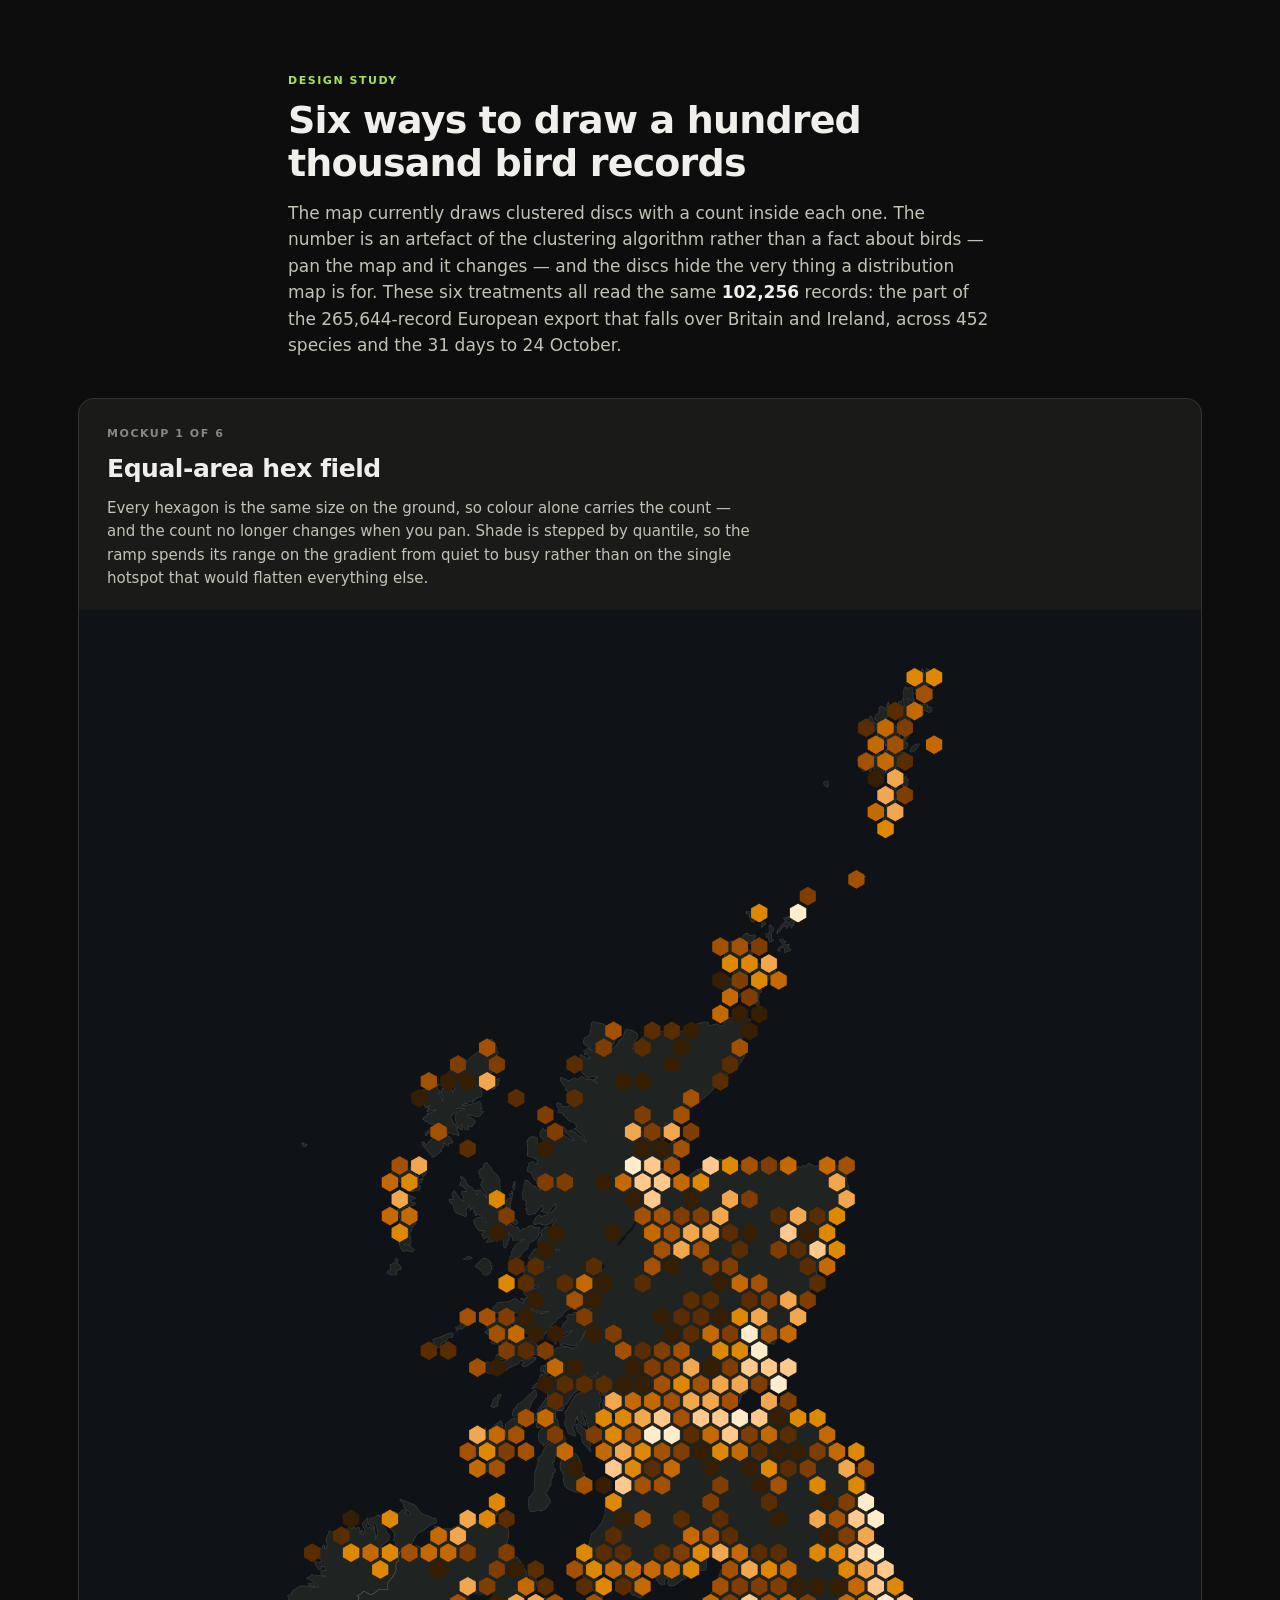
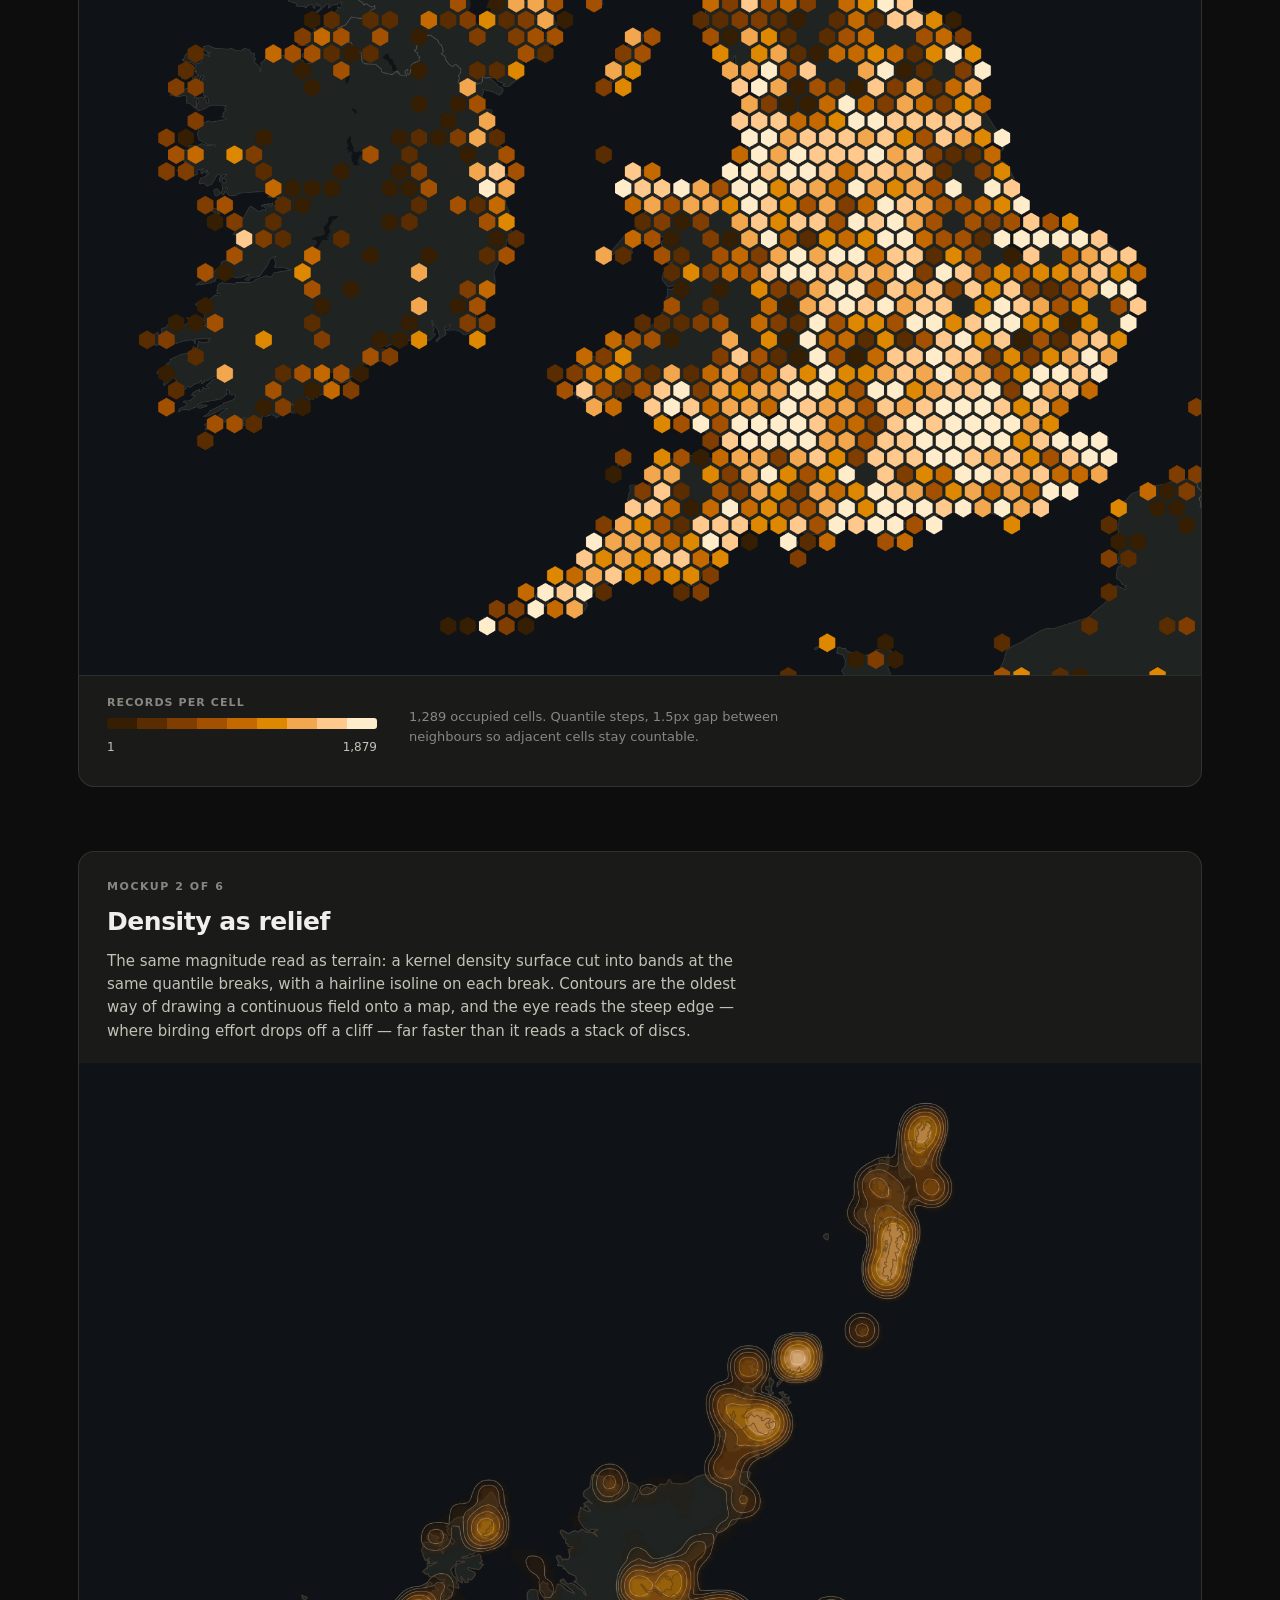
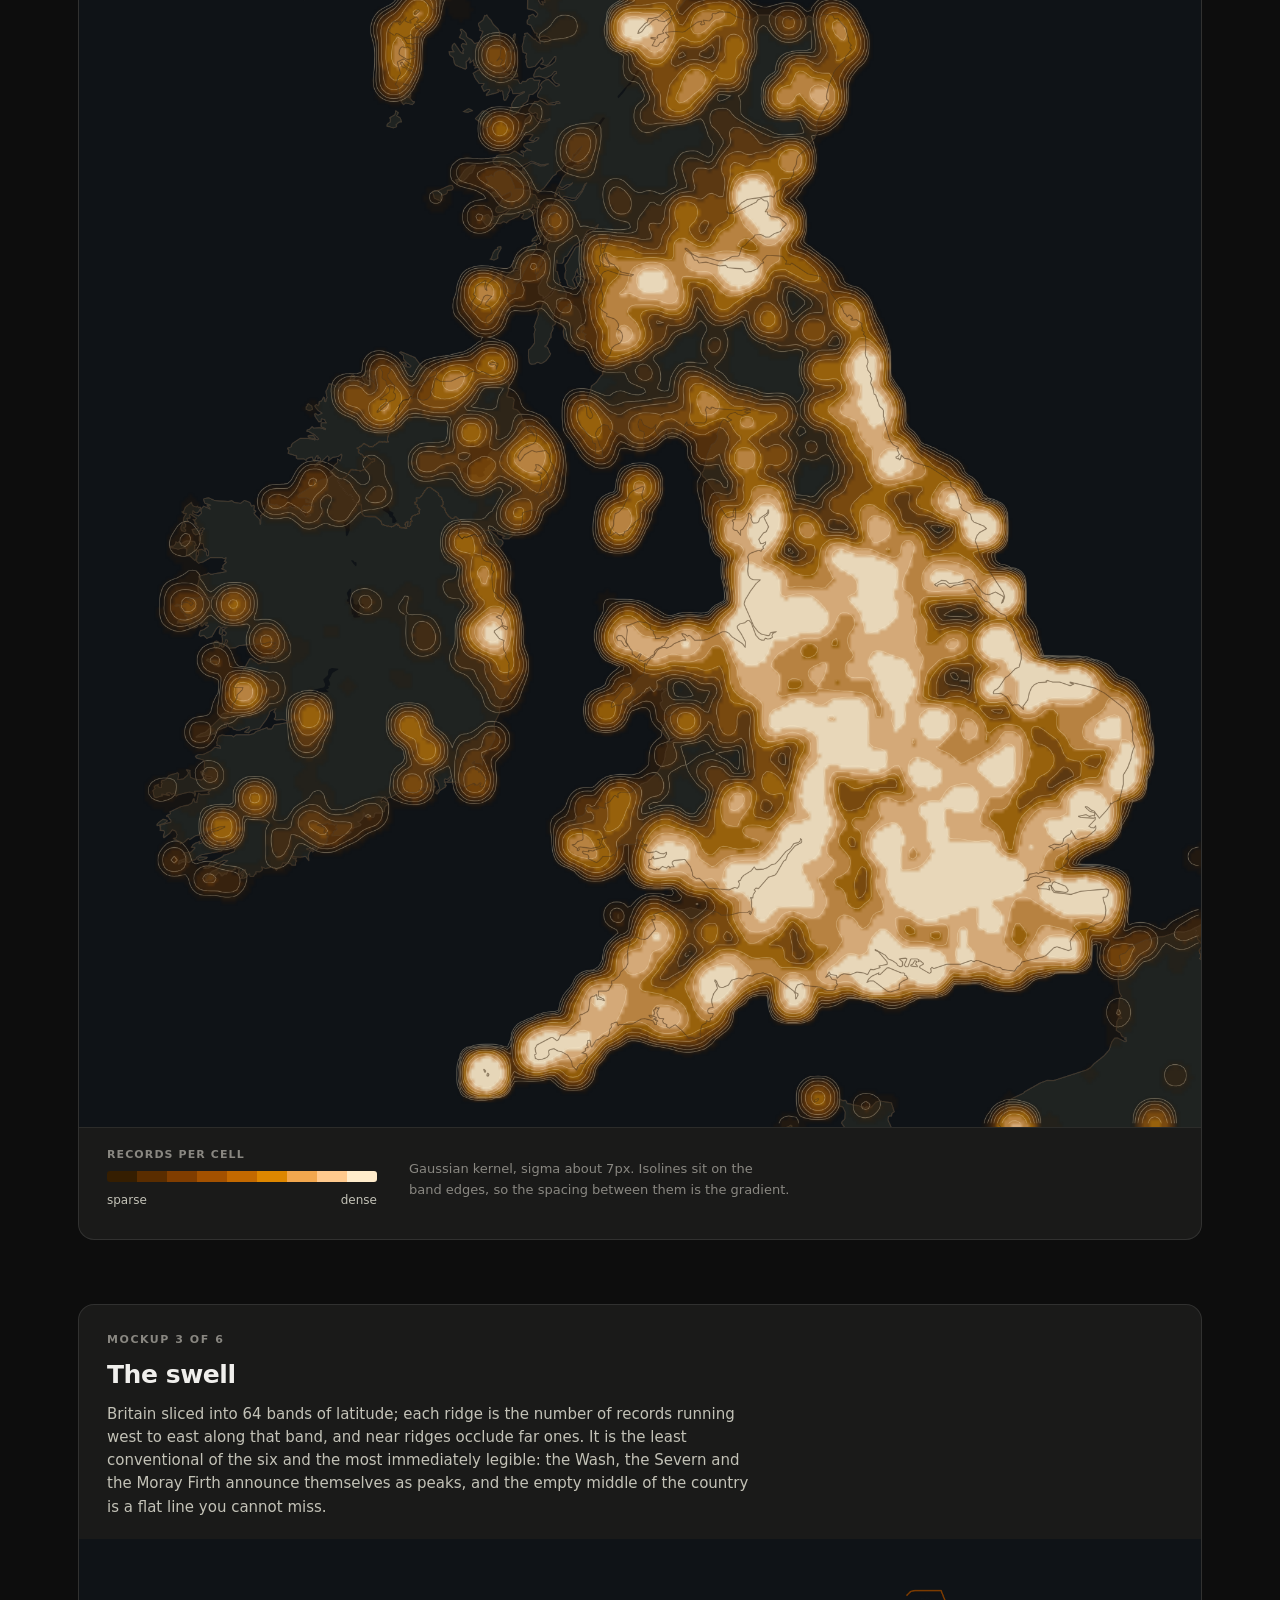
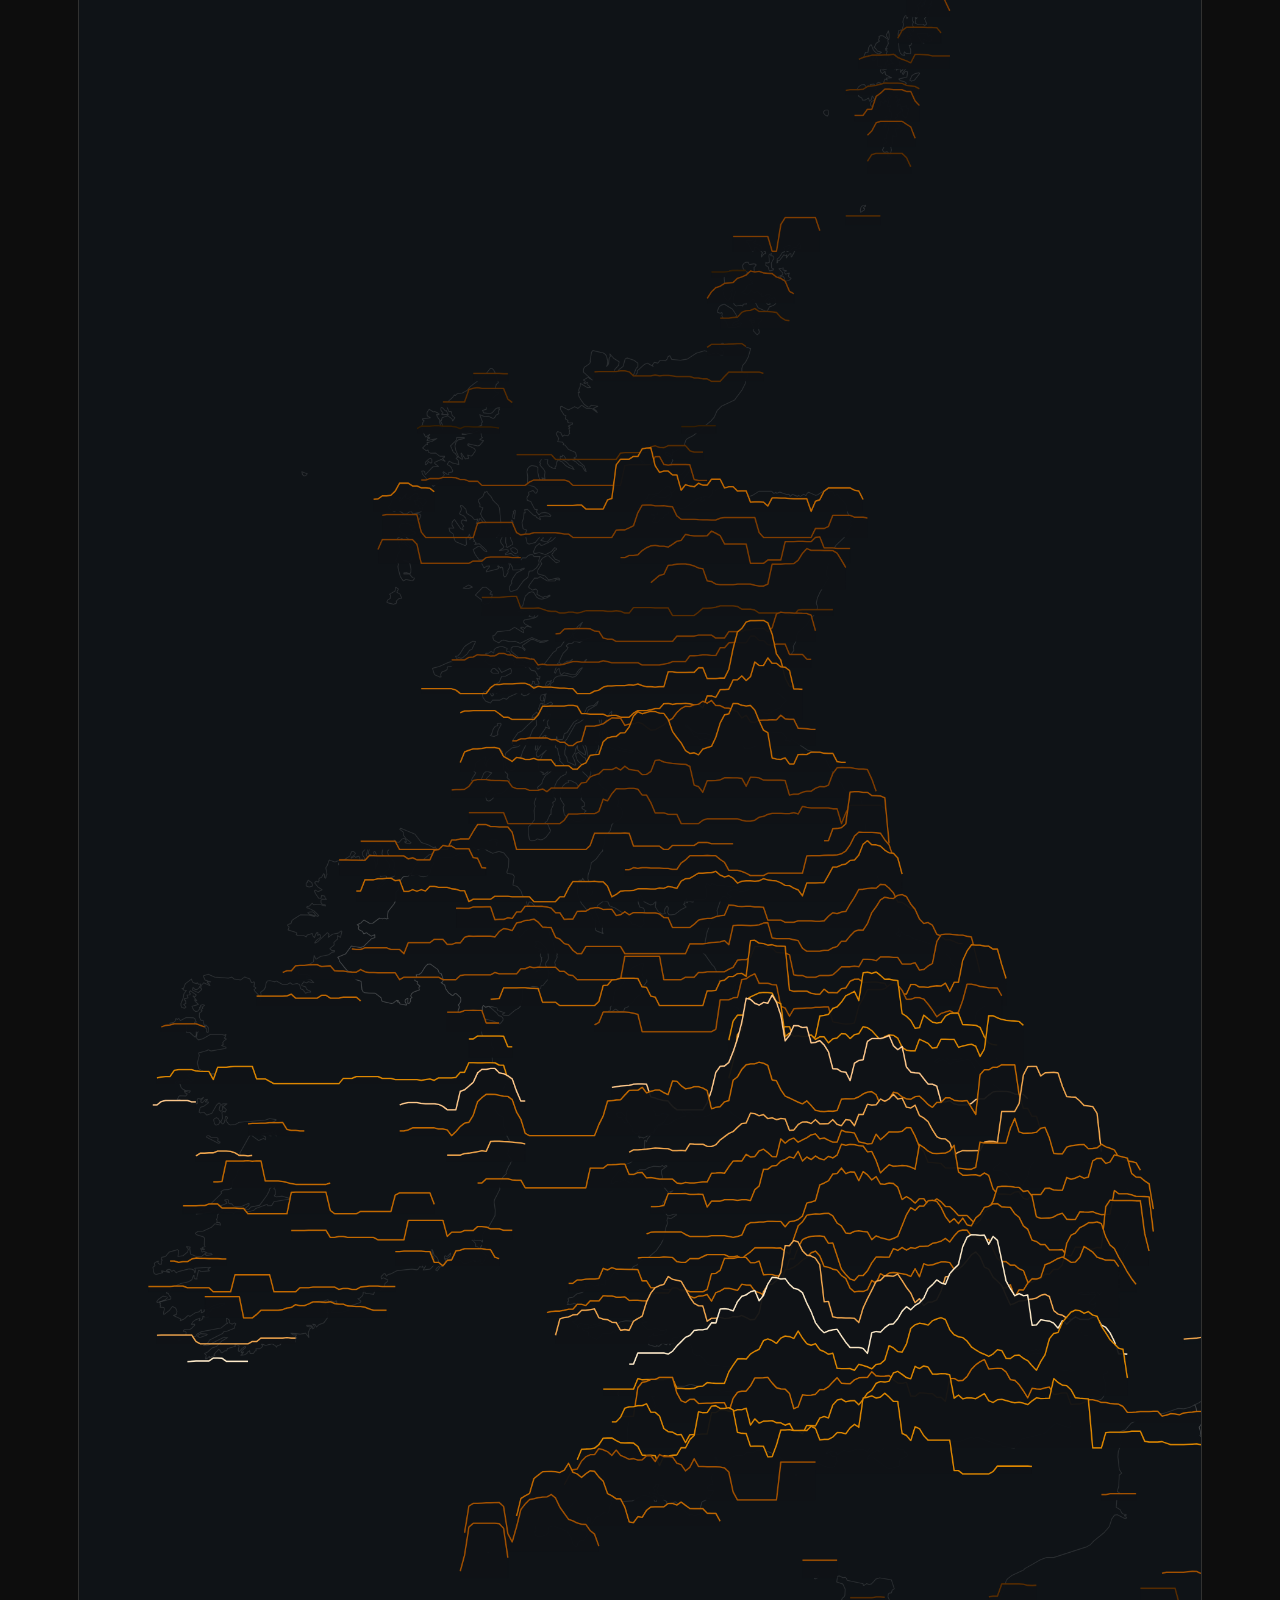
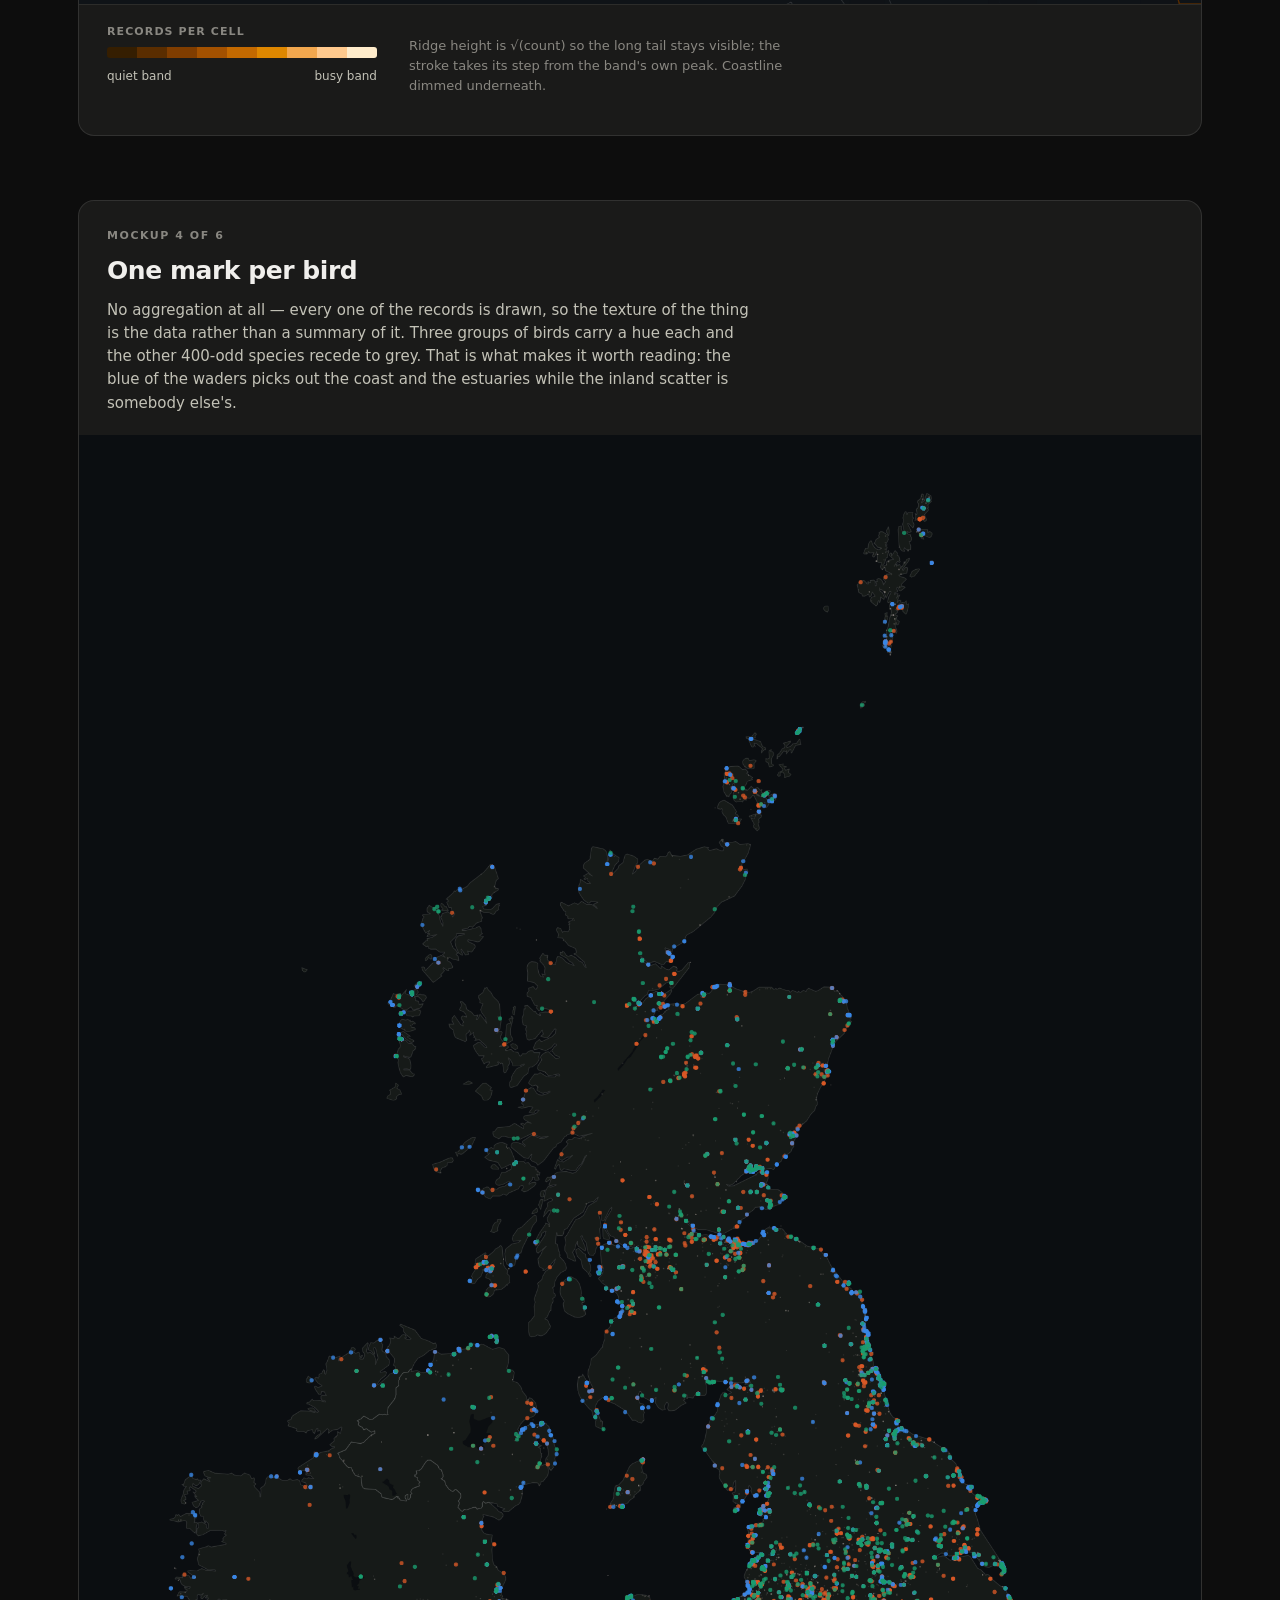
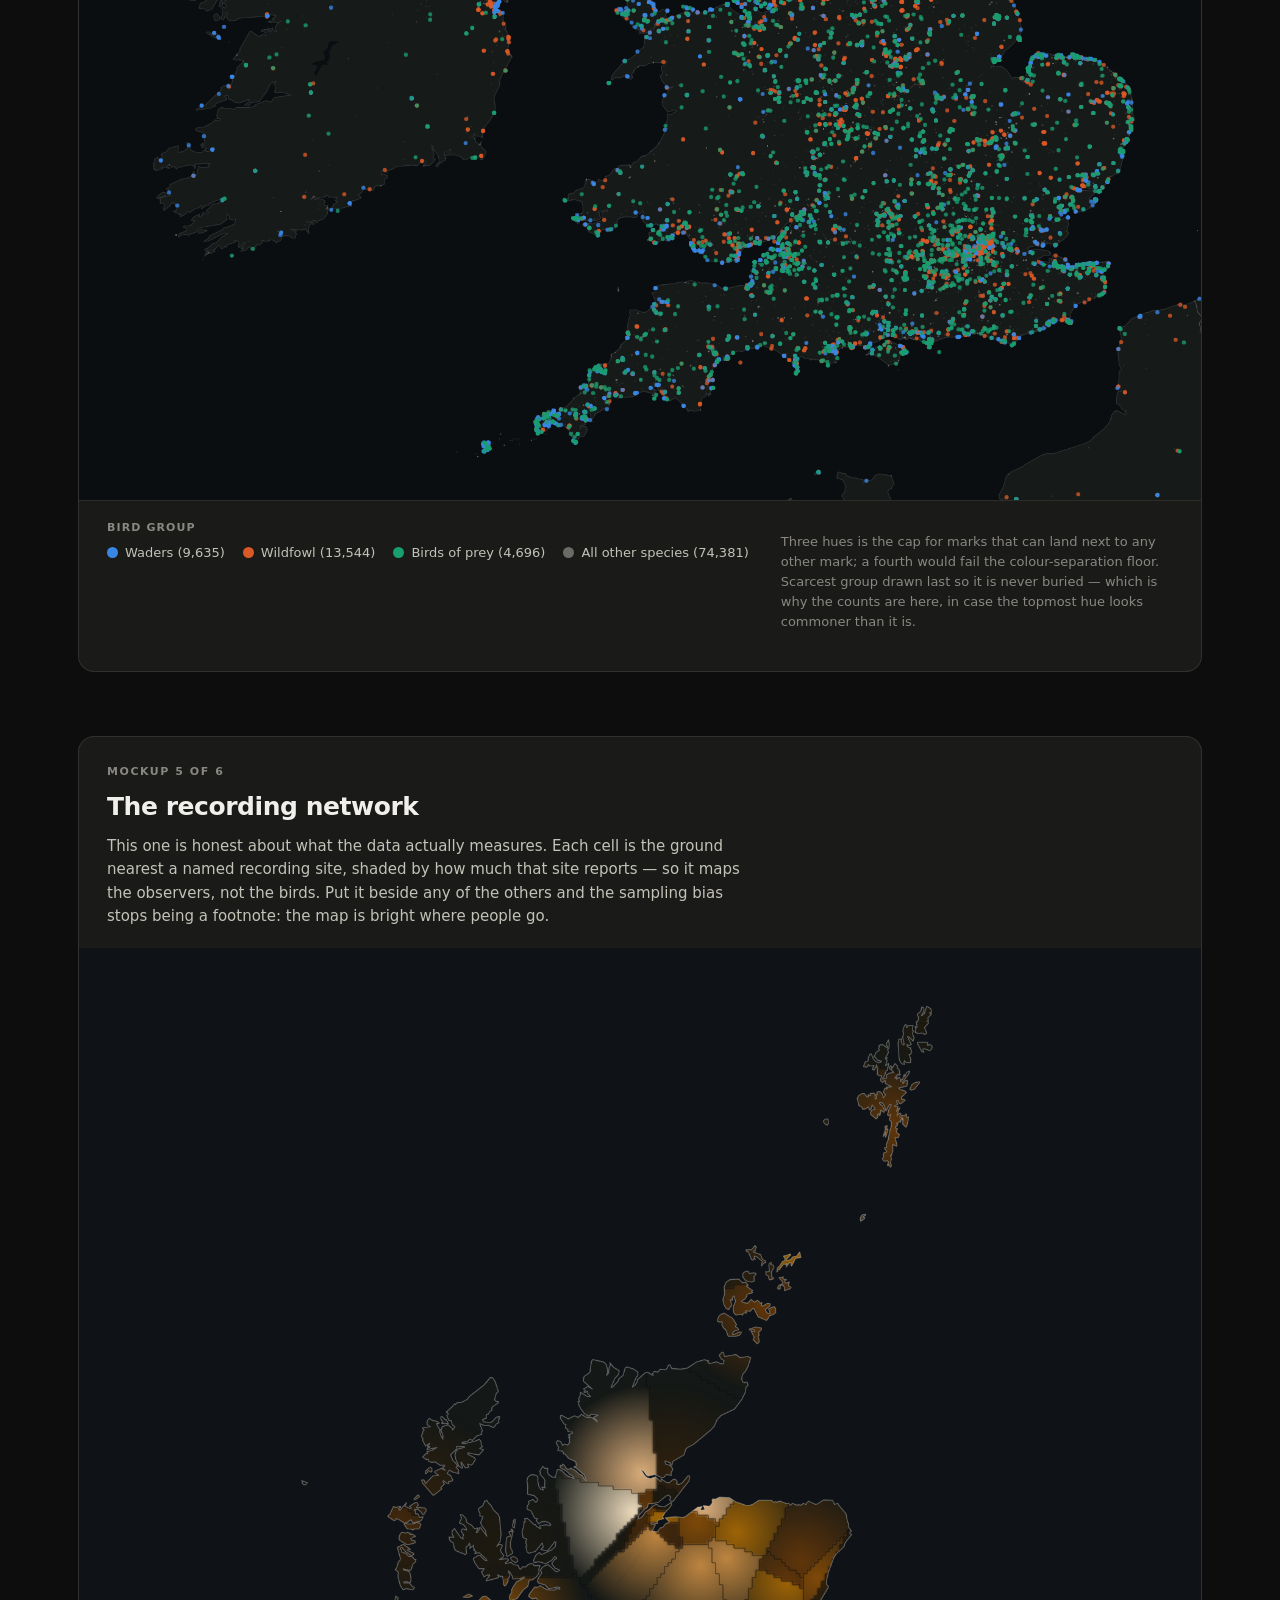
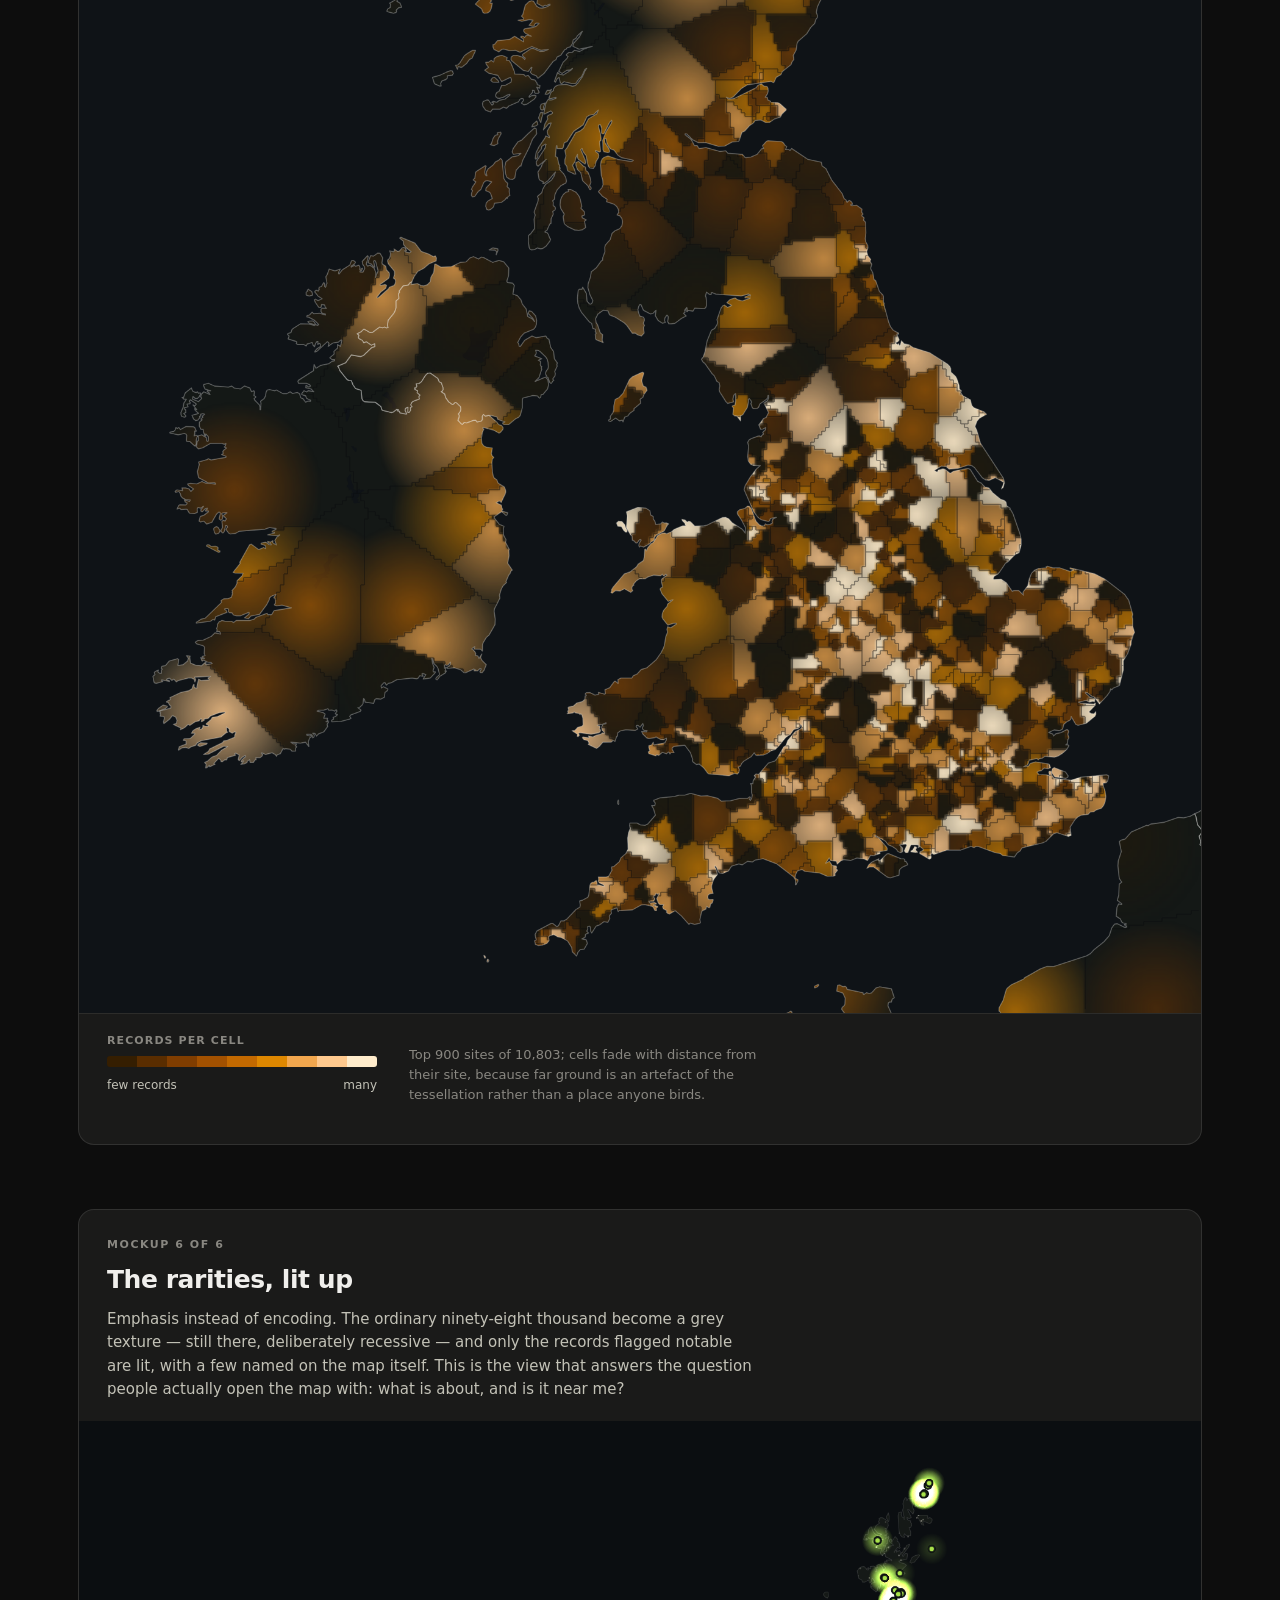
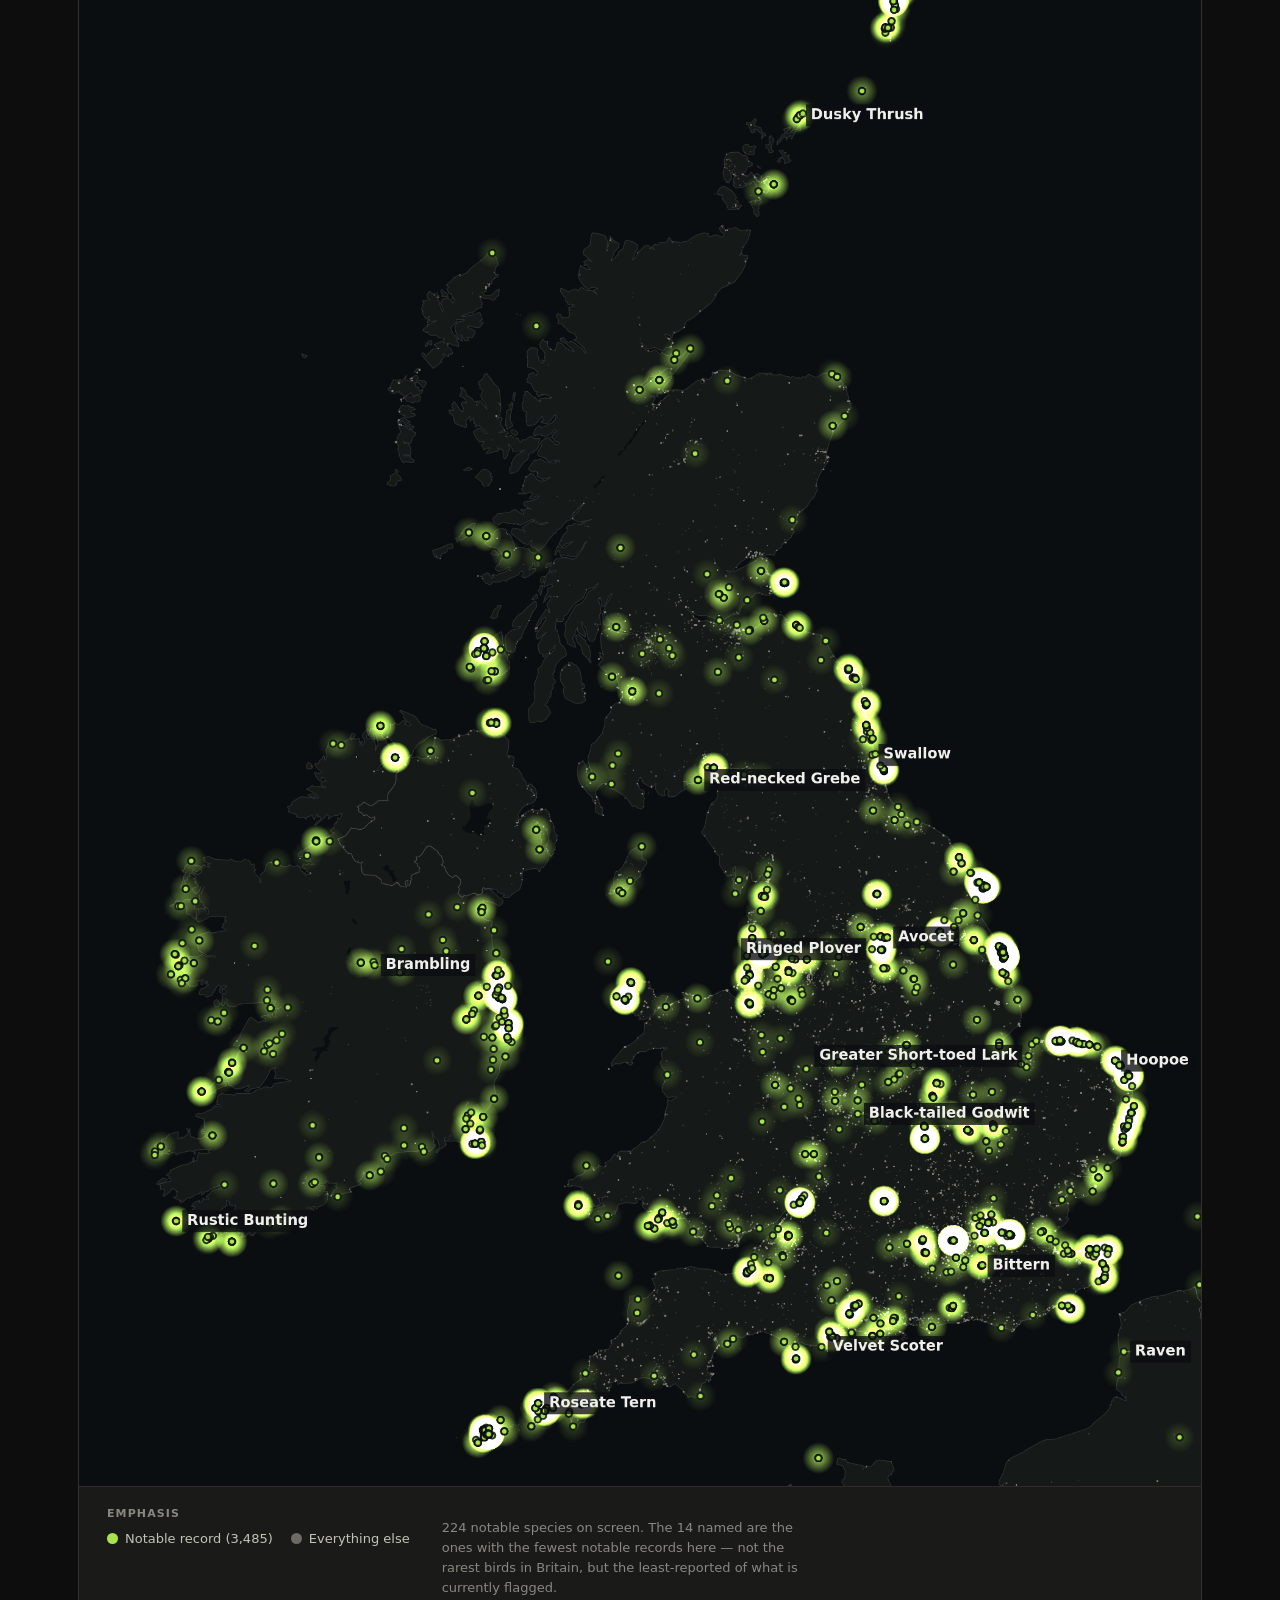
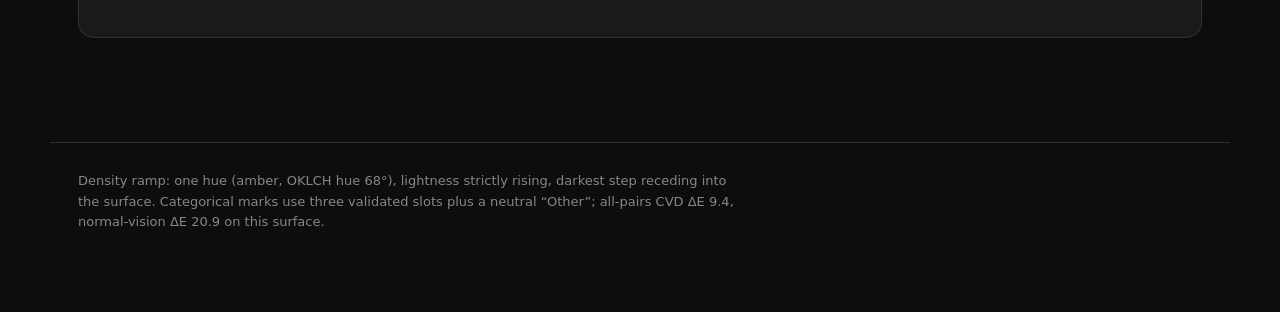
<file: mockups/index.html>
<!doctype html>
<html lang="en" data-theme="dark">
<head>
<meta charset="utf-8">
<meta name="viewport" content="width=device-width, initial-scale=1">
<title>UK Bird Map — ways of showing 265,644 records</title>
<link rel="stylesheet" href="mockups.css">
</head>
<body class="viz-root">

<header id="intro">
  <p class="eyebrow">Design study</p>
  <h1>Six ways to draw a hundred thousand bird records</h1>
  <p class="lede">
    The map currently draws clustered discs with a count inside each one. The
    number is an artefact of the clustering algorithm rather than a fact about
    birds — pan the map and it changes — and the discs hide the very thing a
    distribution map is for. These six treatments all read the same
    <strong id="n-recs">—</strong> records: the part of the 265,644-record
    European export that falls over Britain and Ireland, across 452 species and
    the 31 days to 24 October.
  </p>
</header>

<main id="gallery"></main>

<footer>
  <p>Density ramp: one hue (amber, OKLCH hue 68°), lightness strictly rising,
     darkest step receding into the surface. Categorical marks use three
     validated slots plus a neutral “Other”; all-pairs CVD ΔE 9.4, normal-vision
     ΔE 20.9 on this surface.</p>
</footer>

<script src="mockups.js"></script>
</body>
</html>
</file>
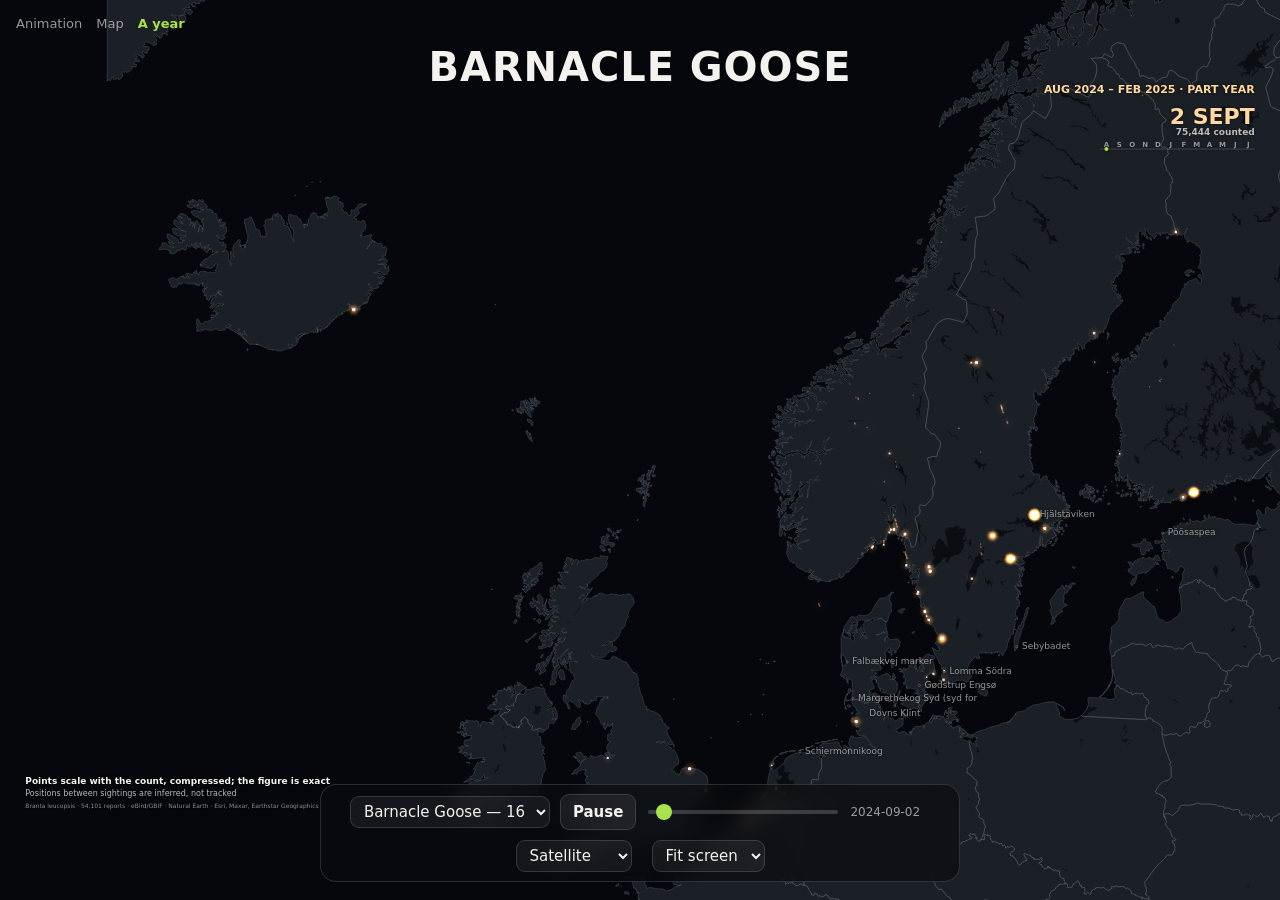
<file: migration.html>
<!doctype html>
<html lang="en" data-theme="dark">
<head>
<meta charset="utf-8">
<meta name="viewport" content="width=device-width, initial-scale=1">
<title>One year of migration</title>
<style>
  :root { color-scheme: dark; }
  * { box-sizing: border-box; }
  body {
    /* The animation view's own tokens, so the two pages are plainly the same
       piece of software - the control bar here had drifted into generic grey
       while the map beside it was lime and amber on satellite. */
    --accent: #a9e34b;
    --ink: #f4f2ee;
    --panel: rgba(10, 12, 16, .72);
    --hair: rgba(255, 255, 255, .14);
    margin: 0; background: #07090c; color: var(--ink); overflow: hidden;
    font: 15px/1.5 system-ui, -apple-system, "Segoe UI", sans-serif;
    -webkit-font-smoothing: antialiased;
  }
  #stage { position: fixed; inset: 0; display: grid; place-items: center; }
  #frame { position: relative; box-shadow: 0 24px 80px rgba(0,0,0,.6); }
  /* Filling the screen is the normal case; a fixed export shape is the
     special one. Letterboxing a phone to 4:5 wasted half the display. */
  body.fit #frame { box-shadow: none; }
  canvas { display: block; touch-action: none; }

  #bar {
    position: fixed; left: 50%; bottom: 18px; transform: translateX(-50%);
    display: flex; align-items: center; gap: 10px; z-index: 20;
    /* It used to be a single rigid row and ran off both edges of a phone. */
    flex-wrap: wrap; justify-content: center;
    max-width: calc(100vw - 20px);
    padding: 9px 14px; border-radius: 16px;
    background: var(--panel); border: 1px solid var(--hair);
    backdrop-filter: blur(9px); -webkit-backdrop-filter: blur(9px);
  }
  button {
    font: inherit; color: var(--ink); background: rgba(255,255,255,.07);
    border: 1px solid var(--hair); border-radius: 9px;
    padding: 6px 12px; cursor: pointer; transition: background .12s;
  }
  button:hover { background: rgba(255,255,255,.15); }
  #play { min-width: 74px; font-weight: 600; }
  select { font: inherit; color: var(--ink); background: rgba(255,255,255,.06);
    border: 1px solid var(--hair); border-radius: 9px; padding: 5px 9px; }
  /* The scrubber takes the accent, as it does on the animation view. */
  input[type=range] {
    -webkit-appearance: none; appearance: none; background: transparent;
    height: 20px;
  }
  input[type=range]::-webkit-slider-runnable-track {
    height: 4px; border-radius: 2px; background: rgba(255,255,255,.18);
  }
  input[type=range]::-moz-range-track {
    height: 4px; border-radius: 2px; background: rgba(255,255,255,.18);
  }
  input[type=range]::-webkit-slider-thumb {
    -webkit-appearance: none; appearance: none; margin-top: -6px;
    width: 16px; height: 16px; border-radius: 50%;
    background: var(--accent); border: 0; cursor: pointer;
  }
  input[type=range]::-moz-range-thumb {
    width: 16px; height: 16px; border-radius: 50%;
    background: var(--accent); border: 0; cursor: pointer;
  }
  input[type=range] { padding: 0; width: 190px; max-width: 46vw; }
  #species { max-width: min(200px, 44vw); }
  #nav { position: fixed; top: 14px; left: 16px; }

  @media (max-width: 620px) {
    /* Pinned to the foot of the screen rather than floating above it, and the
       secondary controls folded away behind the ellipsis - four rows of chrome
       over a map is not a viewer. */
    #bar {
      left: 0; right: 0; bottom: 0; transform: none; max-width: none;
      border-radius: 14px 14px 0 0; gap: 8px; padding: 8px 10px 10px;
      font-size: 13px;
    }
    button, select { padding: 5px 9px; }
    .lbl { font-size: 11px; }
    input[type=range] { width: 100%; order: 10; max-width: none; }
    #species { max-width: 42vw; }
    body:not(.more) #basemap,
    body:not(.more) #size { display: none; }
  }
  /* On a wide screen there is room for everything, so the toggle is noise. */
  @media (min-width: 621px) { #more { display: none; } }
  .lbl { font-size: 12px; color: rgba(244,242,238,.62); font-variant-numeric: tabular-nums; }
  /* It opened as a page with no way off it. */
  #nav {
    position: fixed; top: 14px; left: 16px; z-index: 30; display: flex;
    gap: 14px; align-items: center; font-size: 13px;
  }
  #nav a { color: rgba(244,242,238,.62); text-decoration: none; }
  #nav a:hover { color: var(--ink); text-decoration: underline;
                 text-underline-offset: 3px; }
  #nav strong { color: var(--accent); font-weight: 600; }
  /* The nav sits on the map, not on a panel, so it has to follow the ground
     like everything else drawn there - light ink vanished on the pale map. */
  body.pale #nav a { color: rgba(15, 34, 54, .66); }
  body.pale #nav a:hover { color: #0f2236; }
  body.pale #nav strong { color: #3c6b00; }

  #loading { position: fixed; inset: 0; display: grid; place-items: center;
    color: #a9a8a2; font-size: 14px; }
  /* An explicit display beats the hidden attribute, so say so outright - the
     overlay stayed on screen over a map that had loaded perfectly well. */
  #loading[hidden] { display: none; }
</style>
<link rel="manifest" href="manifest.webmanifest">
<meta name="theme-color" content="#07090c">
<link rel="icon" href="icons/icon-192.png" sizes="192x192" type="image/png">
<link rel="apple-touch-icon" href="icons/apple-touch-icon.png">
<meta name="apple-mobile-web-app-capable" content="yes">
<meta name="apple-mobile-web-app-status-bar-style" content="black-translucent">
<meta name="apple-mobile-web-app-title" content="Bird Map">
</head>
<body>
<nav id="nav">
  <a href="index.html">Animation</a>
  <a href="map.html">Map</a>
  <strong>A year</strong>
</nav>
<div id="stage"><div id="frame"><canvas id="c"></canvas></div></div>
<div id="loading">Reading the migration field…</div>

<div id="bar" hidden>
  <select id="species" aria-label="Species"></select>
  <button id="play">Pause</button>
  <input id="scrub" type="range" min="0" max="52" step="0.01" value="0">
  <span class="lbl" id="when">—</span>
  <button id="more" aria-label="More controls" title="More">⋯</button>
  <span id="install-slot"></span>
  <select id="basemap" aria-label="Backdrop">
    <option value="light">Light map</option>
    <option value="satellite" selected>Satellite</option>
    <option value="dark">Dark map</option>
    <option value="none">Drawn</option>
  </select>
  <span class="lbl" id="zoom"></span>
  <button id="reset" hidden>Reset</button>
  <select id="size">
    <option value="fit" selected>Fit screen</option>
    <option value="1080x1350">4:5</option>
    <option value="1080x1920">9:16</option>
    <option value="1080x1080">1:1</option>
    <option value="1920x1080">16:9</option>
  </select>
</div>

<script src="migration.js"></script>
<script src="pwa.js" defer></script>
</body>
</html>
</file>
<file: mockups/mockups.css>
/* Design study for the UK Bird Map. Dark surface throughout: these are night
   maps, and a sequential ramp whose low end recedes into the surface only
   works if the surface is the dark end. */

.viz-root {
  color-scheme: dark;
  --surface-1: #1a1a19;
  --page:      #0d0d0d;
  --sea:       #0f1317;
  --land:      #1f2321;
  --coast:     rgba(240, 239, 236, .14);
  --text-primary:   #f0efec;
  --text-secondary: #c3c2b7;
  --muted:     #898781;
  --gridline:  #2c2c2a;
  --border:    rgba(255, 255, 255, .10);
  --accent:    #a9e34b;

  /* One hue, lightness strictly rising. Generated in OKLCH, not hand-picked. */
  --d0: #351e01; --d1: #5a2d00; --d2: #803d00; --d3: #a35100; --d4: #c36900;
  --d5: #de8700; --d6: #f2a74e; --d7: #ffc98d; --d8: #ffeccb;

  /* Categorical: the three dark-mode slots that clear the all-pairs gates. */
  --cat-1: #3987e5; --cat-2: #d95926; --cat-3: #199e70; --cat-other: #6b6a65;
}

* { box-sizing: border-box; }

body {
  margin: 0; background: var(--page); color: var(--text-primary);
  font: 15px/1.55 system-ui, -apple-system, "Segoe UI", sans-serif;
  -webkit-font-smoothing: antialiased;
}

header#intro { max-width: 760px; margin: 0 auto; padding: 72px 28px 40px; }
.eyebrow {
  margin: 0 0 10px; text-transform: uppercase; letter-spacing: .14em;
  font-size: 11px; font-weight: 650; color: var(--accent);
}
h1 { margin: 0 0 16px; font-size: 38px; line-height: 1.12; letter-spacing: -.022em;
     font-weight: 680; }
.lede { margin: 0; color: var(--text-secondary); font-size: 17px; }
.lede strong { color: var(--text-primary); font-weight: 650; }

main { max-width: 1180px; margin: 0 auto; padding: 0 28px 40px; }

.mock {
  margin: 0 0 64px; border: 1px solid var(--border); border-radius: 16px;
  background: var(--surface-1); overflow: hidden;
}
.mock-head { padding: 26px 28px 20px; display: grid; gap: 8px; }
.mock-head .no {
  font-size: 11px; font-weight: 700; letter-spacing: .14em;
  color: var(--muted); text-transform: uppercase;
}
.mock-head h2 { margin: 0; font-size: 25px; letter-spacing: -.018em; font-weight: 670; }
.mock-head p { margin: 0; color: var(--text-secondary); max-width: 68ch; }

.mock-figure { position: relative; background: var(--sea); }
.mock-figure canvas { display: block; width: 100%; height: auto; }

.mock-foot {
  display: flex; flex-wrap: wrap; gap: 20px 32px; align-items: flex-start;
  padding: 18px 28px 26px; border-top: 1px solid var(--gridline);
}

/* --- legends ------------------------------------------------------------ */

.legend { display: grid; gap: 7px; }
.legend-title {
  font-size: 11px; letter-spacing: .1em; text-transform: uppercase;
  color: var(--muted); font-weight: 650;
}
.ramp { display: flex; align-items: center; gap: 0; }
.ramp i { width: 30px; height: 11px; display: block; }
.ramp i:first-child { border-radius: 3px 0 0 3px; }
.ramp i:last-child { border-radius: 0 3px 3px 0; }
.ramp-ends {
  display: flex; justify-content: space-between; font-size: 12px;
  color: var(--text-secondary); margin-top: 2px;
}
.keys { display: flex; flex-wrap: wrap; gap: 6px 18px; }
.key { display: flex; align-items: center; gap: 7px; font-size: 13px;
       color: var(--text-secondary); }
.key span.sw { width: 11px; height: 11px; border-radius: 3px; flex: none; }
.key span.sw.ring { border-radius: 50%; box-shadow: 0 0 0 2px var(--surface-1); }
.note { font-size: 13px; color: var(--muted); max-width: 46ch; }

footer {
  max-width: 1180px; margin: 0 auto; padding: 28px 28px 80px;
  border-top: 1px solid var(--gridline); color: var(--muted); font-size: 13px;
}
footer p { margin: 0; max-width: 80ch; }

/* --- single-mockup mode, for screenshots -------------------------------- */

body.solo { background: var(--surface-1); }
body.solo header#intro, body.solo footer { display: none; }
body.solo main { max-width: none; padding: 0; }
body.solo .mock { margin: 0; border: 0; border-radius: 0; }

.loading {
  padding: 80px 28px; color: var(--muted); font-size: 14px;
}
</file>
